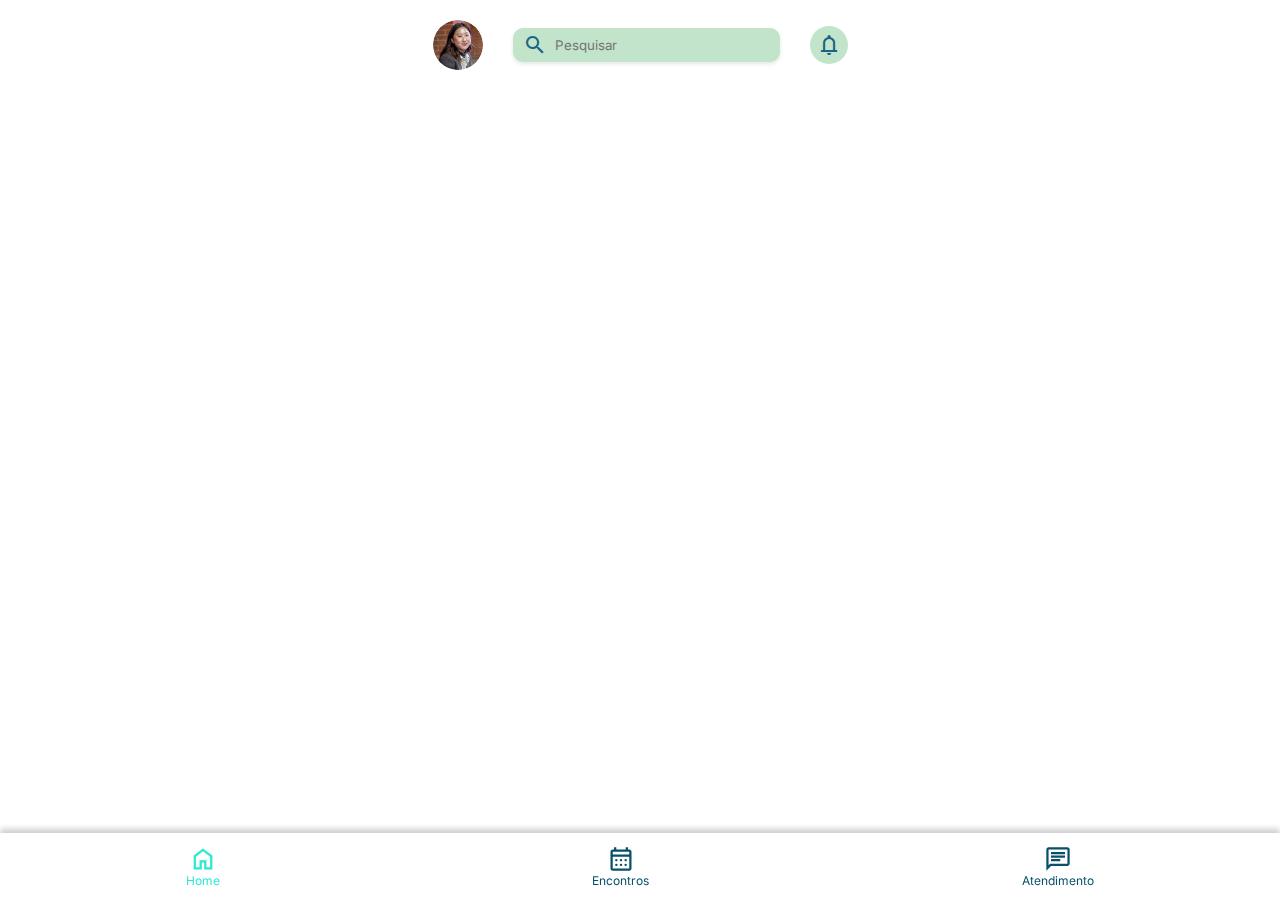
<file: index.html>
<!DOCTYPE html>
<html lang="pt-BR">
<head>
    <meta charset="UTF-8">
    <meta name="viewport" content="width=device-width, initial-scale=1.0">
    <title>psicaly</title>
    <link rel="stylesheet" href="style.css">
    <script src="script.js" defer></script>
</head>

<body>

    <header>
        <nav>
            <div class="profile">
                <img src="assets/profile.png" alt="Foto de perfil">
            </div>
    
            <div class="search">
                <div class="search-bar">
                    <span class="material-icons lupa">search</span>
                    <input type="text" placeholder="Pesquisar">
                </div>
            </div>
    
            <div class="notification">
                <span class="material-symbols-outlined">notifications</span>
            </div>
        </nav>
    </header>
    
    <tab>
        <div class="tab-item active">
            <span class="material-symbols-outlined">home</span>
            <span class="tab-label">Home</span>
        </div>
        <div class="tab-item">
            <span class="material-symbols-outlined">calendar_month</span>
            <span class="tab-label">Encontros</span>
        </div>
        <div class="tab-item">
            <span class="material-symbols-outlined">chat</span>
            <span class="tab-label">Atendimento</span>
        </div>
    </tab>


</body>
</file>
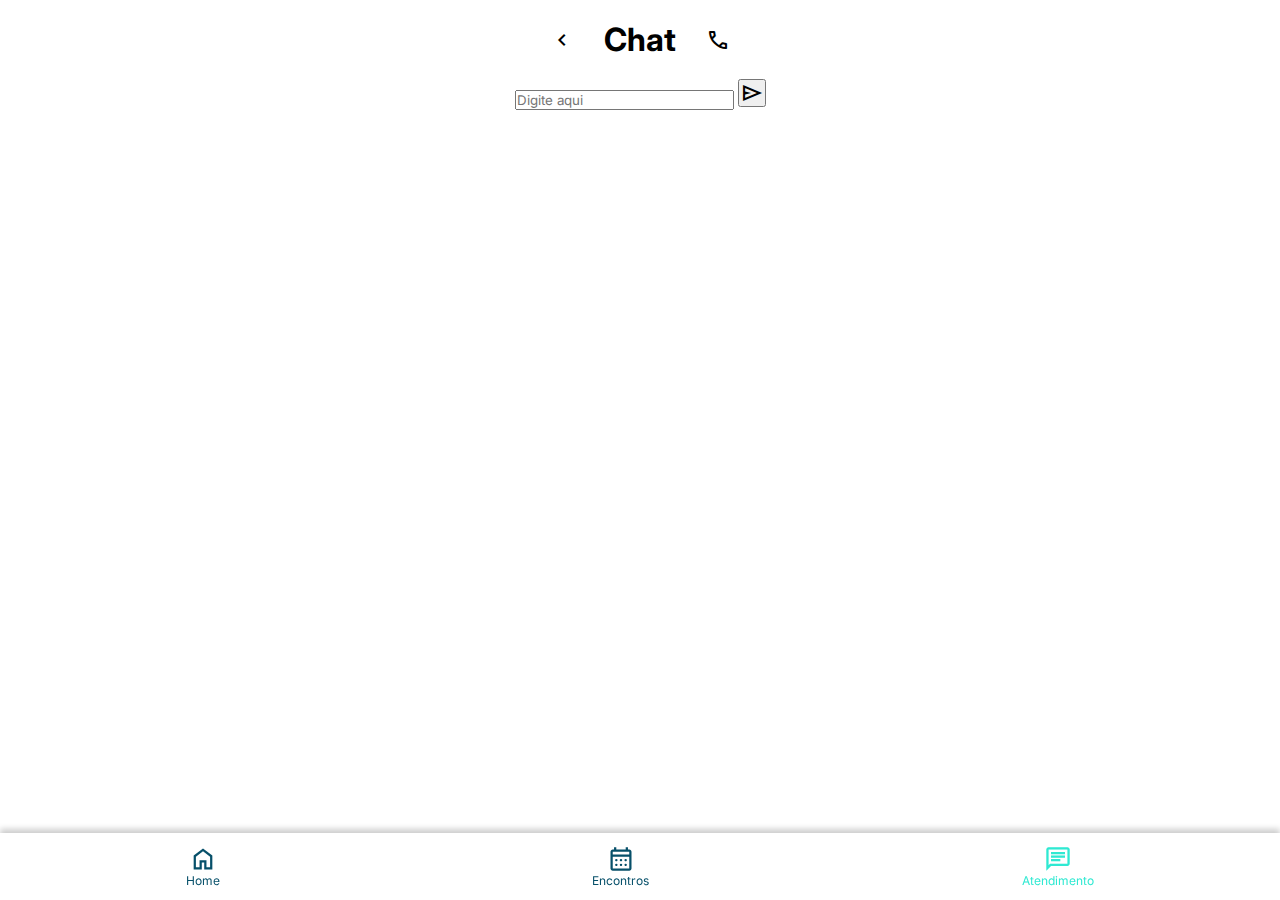
<file: chat.html>
<!DOCTYPE html>
<html lang="pt-BR">
<head>
    <meta charset="UTF-8">
    <meta name="viewport" content="width=device-width, initial-scale=1.0">
    <title>psicaly</title>
    <link rel="stylesheet" href="style.css">
    <script src="script.js" defer></script>
</head>

<body>
    <header>
        <nav id="gabriela-chat">
        <span class="material-symbols-outlined voltar-icone" onclick="window.location.href='conversas.html'">chevron_left</span>
        <h1 class="nav-titulo">Chat</h1>
        <span class="material-symbols-outlined telefone-icone">call</span>
        </nav>

        <!-- <nav id="maria-chat">
        <span class="material-symbols-outlined voltar-icone" onclick="window.location.href='conversas.html'">chevron_left</span>
        <h1 class="nav-titulo">Dra. Maria</h1>
        <span class="material-symbols-outlined telefone-icone">call</span>
        </nav>

        <nav id="marcos-chat">
        <span class="material-symbols-outlined voltar-icone" onclick="window.location.href='conversas.html'">chevron_left</span>
        <h1 class="nav-titulo">Dr. Marcos</h1>
        <span class="material-symbols-outlined telefone-icone">call</span> -->
        </nav>
    </header>

    <main>
        <section class="chat-container" id="chat-container">
        </section>

        <form id="chat-form" class="chat-input-container">
        <input type="text" id="chat-input" placeholder="Digite aqui" autocomplete="off" required />
        <button type="submit" class="material-symbols-outlined">send</button>
        </form>
    </main>


    <tab>
        <div class="tab-item" onclick="window.location.href='index.html'">
            <span class="material-symbols-outlined">home</span>
            <span class="tab-label">Home</span>
        </div>
        <div class="tab-item">
            <span class="material-symbols-outlined">calendar_month</span>
            <span class="tab-label">Encontros</span>
        </div>
        <div class="tab-item active" onclick="window.location.href='conversas.html'">
            <span class="material-symbols-outlined">chat</span>
            <span class="tab-label">Atendimento</span>
        </div>
    </tab>
</body>

</html>
</file>
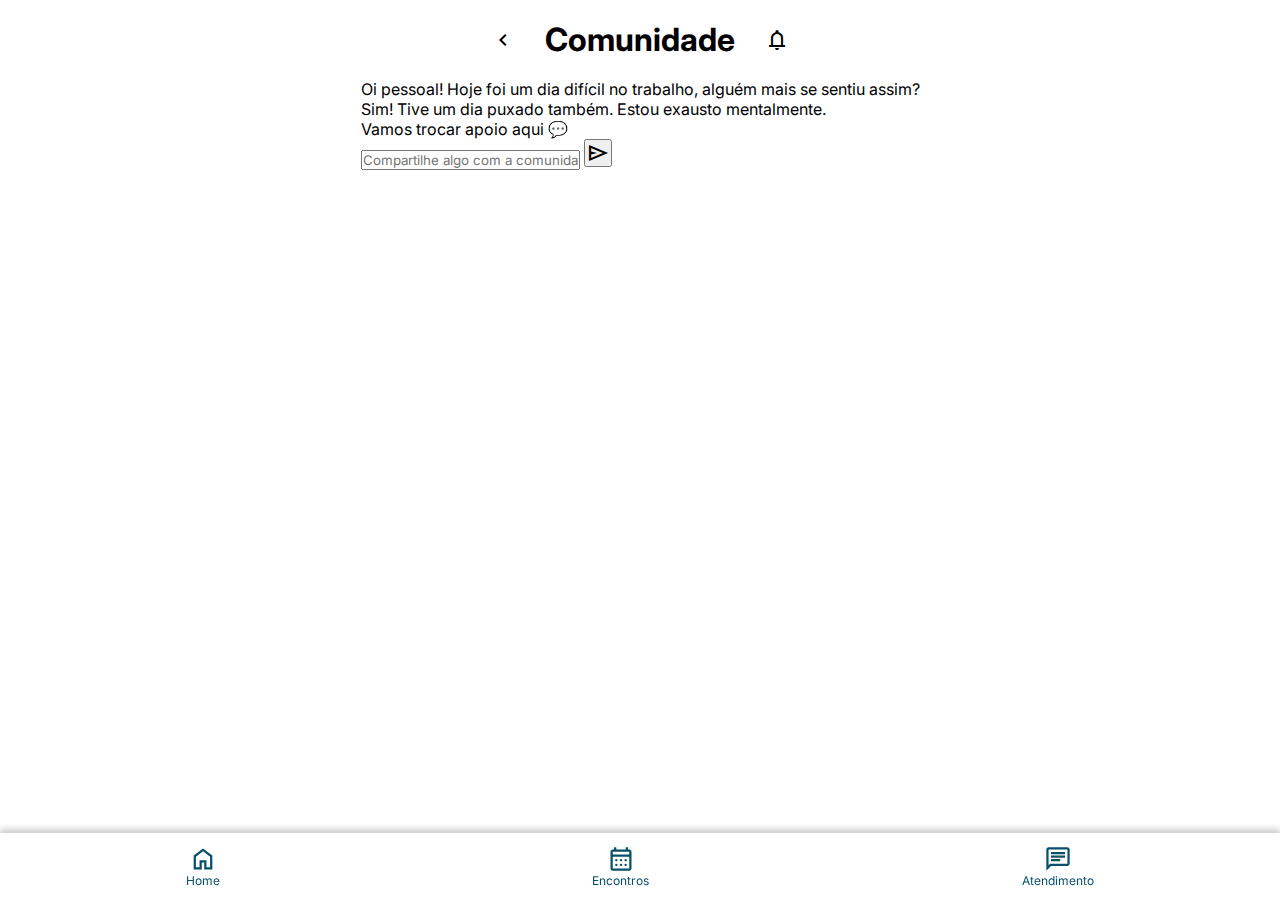
<file: comunidade.html>
<!DOCTYPE html>
<html lang="pt-BR">
<head>
    <meta charset="UTF-8">
    <meta name="viewport" content="width=device-width, initial-scale=1.0">
    <title>psicaly</title>
    <link rel="stylesheet" href="style.css">
    <script src="script.js" defer></script>
</head>

<body>
    <header>
        <nav>
        <span class="material-symbols-outlined voltar-icone" onclick="window.location.href='index.html'">chevron_left</span>
        <h1 class="nav-titulo">Comunidade</h1>
        <span class="material-symbols-outlined notification">notifications</span>
        </nav>
    </header>

  <main>
    <section id="comunidade-container" class="chat-container">
      <div class="mensagem mensagem-doutora">
        Oi pessoal! Hoje foi um dia difícil no trabalho, alguém mais se sentiu assim?
      </div>
      <div class="mensagem mensagem-usuario">
        Sim! Tive um dia puxado também. Estou exausto mentalmente.
      </div>
      <div class="mensagem mensagem-doutora">
        Vamos trocar apoio aqui 💬
      </div>
    </section>

    <form id="comunidade-form" class="chat-input-container">
      <input type="text" id="comunidade-input" placeholder="Compartilhe algo com a comunidade..."/>
      <button type="submit" class="material-symbols-outlined">send</button>
    </form>
  </main>


    <tab>
        <div class="tab-item" onclick="window.location.href='index.html'">
            <span class="material-symbols-outlined">home</span>
            <span class="tab-label">Home</span>
        </div>
        <div class="tab-item">
            <span class="material-symbols-outlined">calendar_month</span>
            <span class="tab-label">Encontros</span>
        </div>
        <div class="tab-item" onclick="window.location.href='conversas.html'">
            <span class="material-symbols-outlined">chat</span>
            <span class="tab-label">Atendimento</span>
        </div>
    </tab>
</body>

</html>
</file>
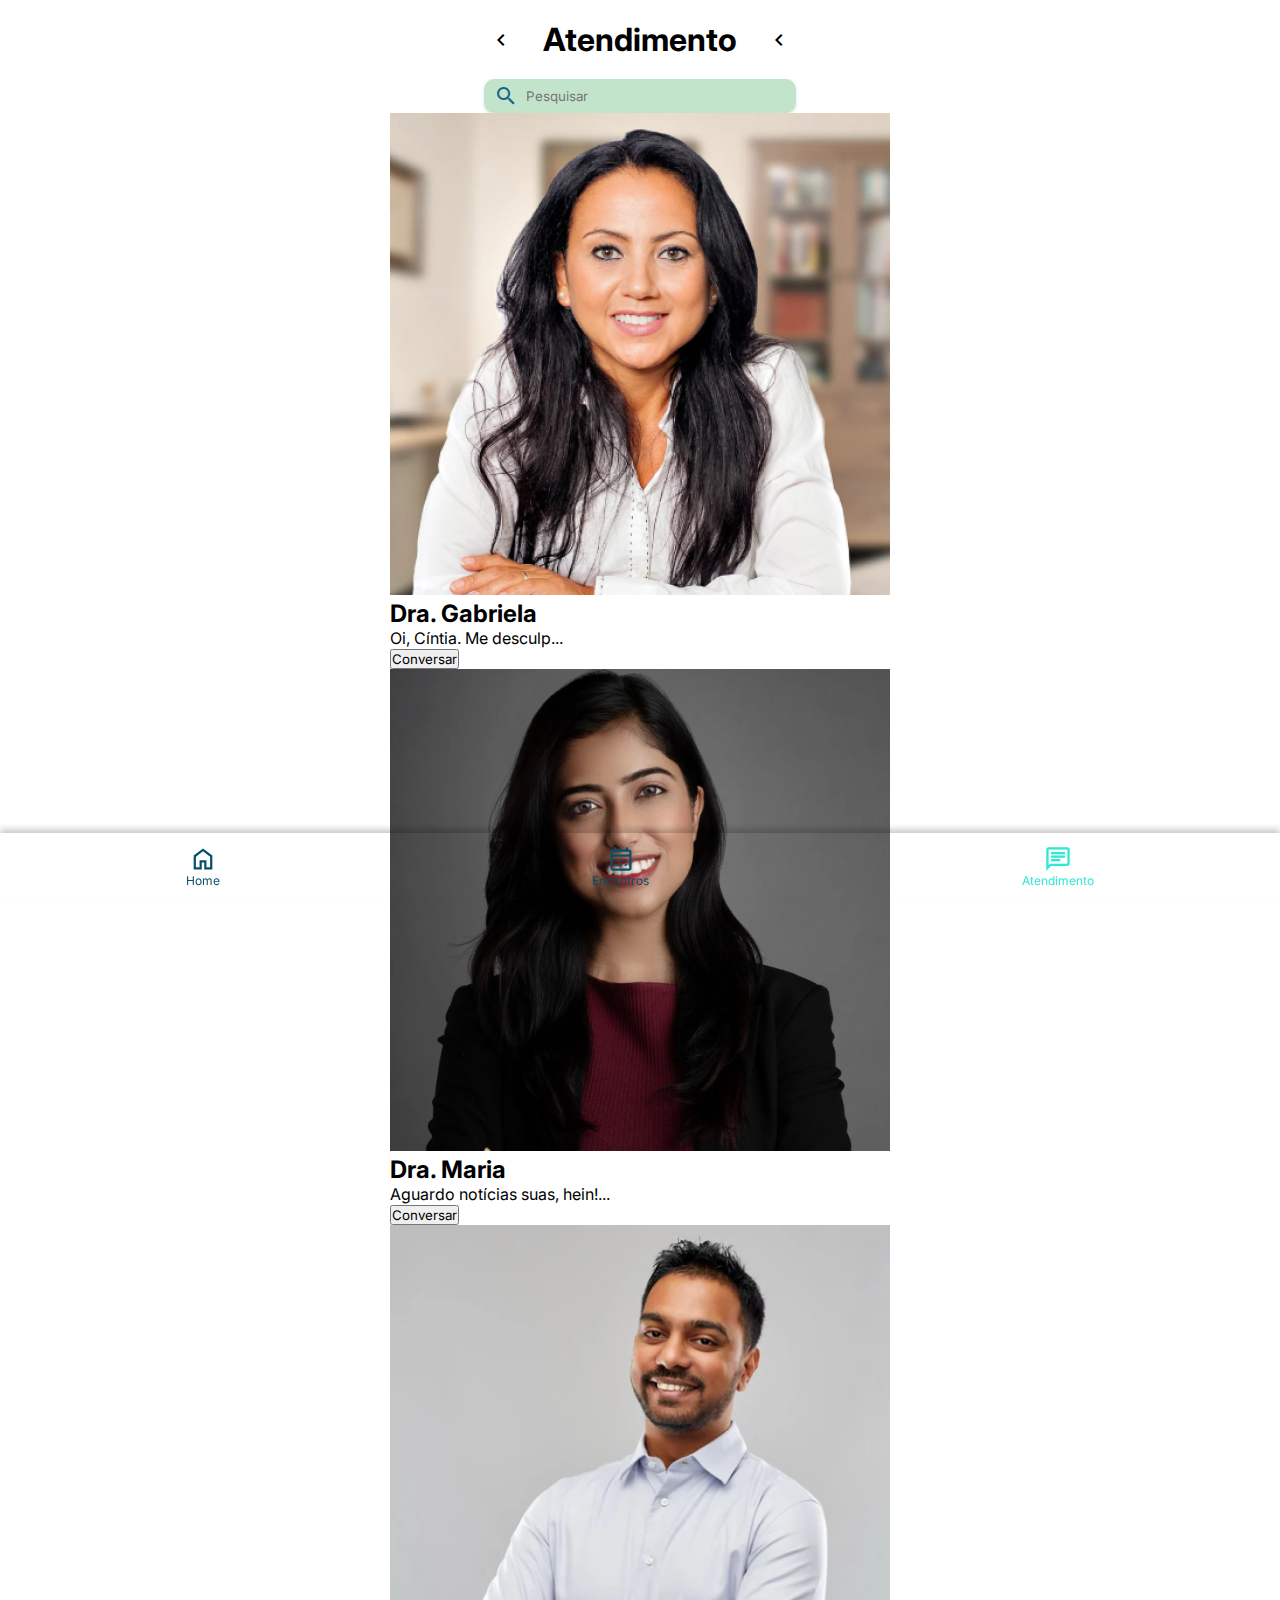
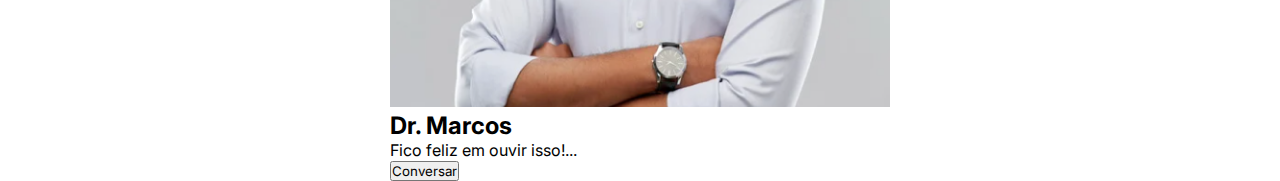
<file: conversas.html>
<!DOCTYPE html>
<html lang="pt-BR">
<head>
    <meta charset="UTF-8">
    <meta name="viewport" content="width=device-width, initial-scale=1.0">
    <title>psicaly</title>
    <link rel="stylesheet" href="style.css">
    <script src="script.js" defer></script>
</head>

<body>

    <header>
        <nav>
            <span class="material-symbols-outlined voltar-icone" onclick="window.location.href='index.html'">chevron_left</span>
            <h1 class="nav-titulo">Atendimento</h1>
            <span class="material-symbols-outlined voltar-icone invisivel">chevron_left</span>
        </nav>
    
        <div class="search">
            <div class="search-bar">
                <span class="material-icons lupa">search</span>
                <input type="text" placeholder="Pesquisar">
            </div>
        </div>
    </header>
    <main>
            <section id="professionals" class="section section-professionals">
                <div class="doctors-list">
                    <div onclick="window.location.href='infos.html?id=gabriela'" class="doctor-photo" style="background-image: url('assets/doctor1.png')"></div>
                    <div onclick="window.location.href='infos.html?id=pedro'" class="doctor-photo" style="background-image: url('assets/doctor2.png')"></div>
                    <div onclick="window.location.href='infos.html?id=marcos'" class="doctor-photo" style="background-image: url('assets/doctor3.png')"></div>
                    <div onclick="window.location.href='infos.html?id=maria'" class="doctor-photo" style="background-image: url('assets/doctor4.png')"></div>
                    <div onclick="window.location.href='infos.html?id=paula'" class="doctor-photo" style="background-image: url('assets/doctor5.png')"></div>
                </div>
            </section>

        <section id="doctors" class="section section-doctors">
            <div class="card-doctors">
                <img src="assets/doctor1.png" class="foto">

                <div class="conteudo">
                    <h2 class="nome">Dra. Gabriela</h2>
                     <p class="descricao">Oi, Cíntia. Me desculp...</p>
                    <button class="botao" onclick="window.location.href='chat.html?doutor=gabriela'">Conversar</button>
                </div>
            </div>

            <div class="card-doctors">
                <img src="assets/doctor4.png" class="foto">

                <div class="conteudo">
                    <h2 class="nome">Dra. Maria</h2>
                    <p class="descricao">Aguardo notícias suas, hein!...</p>
                    <button class="botao" onclick="window.location.href='chat.html?doutor=gabriela'">Conversar</button>
                </div>
            </div>

            <div class="card-doctors">
                <img src="assets/doctor3.png" class="foto">

                <div class="conteudo">
                    <h2 class="nome">Dr. Marcos</h2>
                    <p class="descricao">Fico feliz em ouvir isso!...</p>
                    <button class="botao" onclick="window.location.href='chat.html?doutor=gabriela'">Conversar</button>
                </div>
            </div>
        </section>
    </main>

    <tab>
        <div class="tab-item" onclick="window.location.href='index.html'">
            <span class="material-symbols-outlined">home</span>
            <span class="tab-label">Home</span>
        </div>
        <div class="tab-item">
            <span class="material-symbols-outlined">calendar_month</span>
            <span class="tab-label">Encontros</span>
        </div>
        <div class="tab-item active" onclick="window.location.href='conversas.html'">
            <span class="material-symbols-outlined">chat</span>
            <span class="tab-label">Atendimento</span>
        </div>
    </tab>

</body>

</html>
</file>
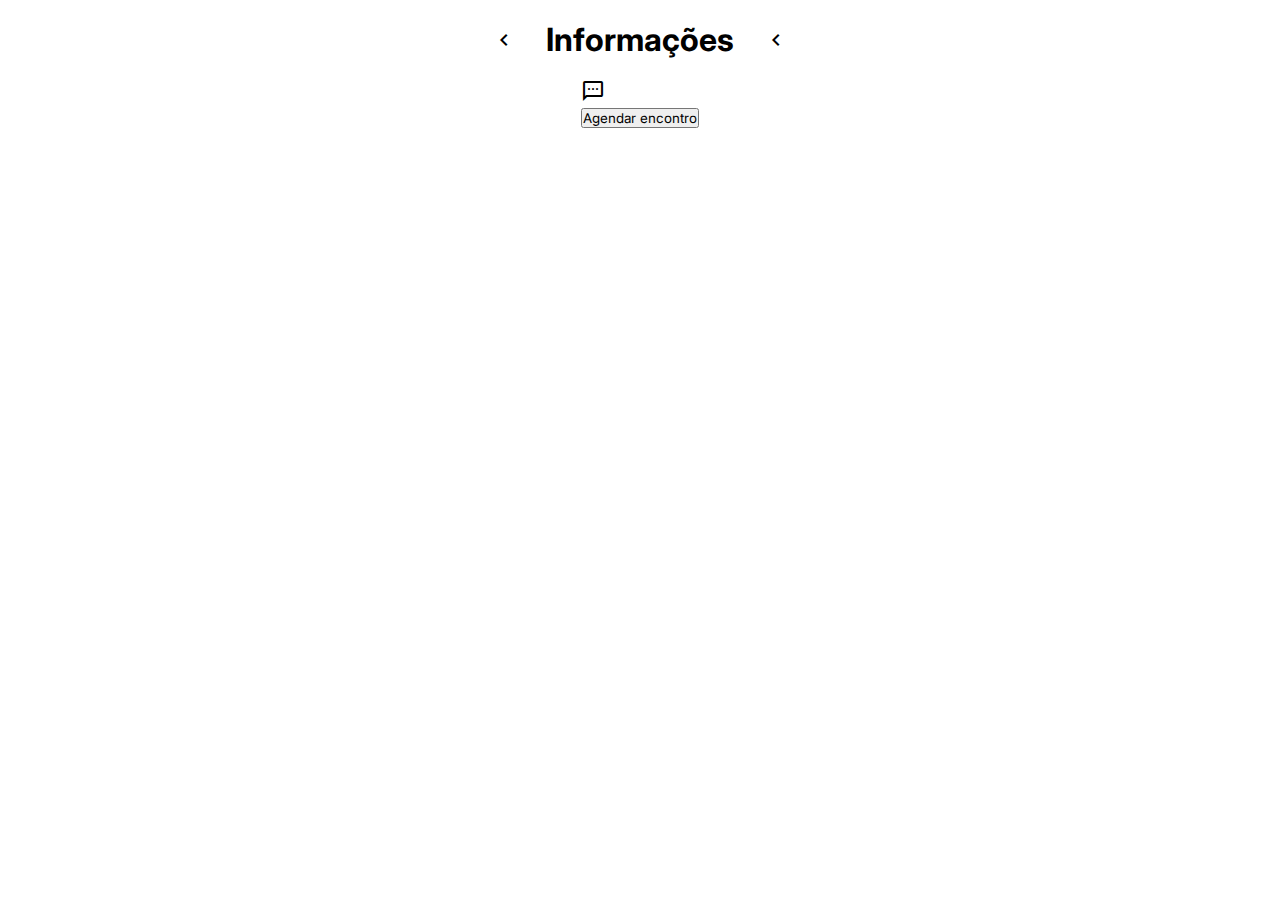
<file: infos.html>
<!DOCTYPE html>
<html lang="pt-BR">
<head>
    <meta charset="UTF-8">
    <meta name="viewport" content="width=device-width, initial-scale=1.0">
    <title>psicaly</title>
    <link rel="stylesheet" href="style.css">
    <script src="script.js" defer></script>
</head>

<body>
    <header>
        <nav>
            <span class="material-symbols-outlined voltar-icone">chevron_left</span>
            <h1 class="nav-titulo">Informações</h1>
            <span class="material-symbols-outlined voltar-icone invisivel">chevron_left</span>
        </nav>
    </header>
    <main>
        <section id="gabriela-infos" class="section section-informacoes" style="display: none;">
            <img src="assets/doctor1.png" class="foto">
            <h1 class="infos-titulo">Dr. Gabriela</h1>
            <p>
                Gabriela Cavalcanti é psicóloga com 8 anos de experiência clínica e uma grande paixão por promover o bem-estar mental. Seu trabalho é guiado pela empatia, escuta ativa e pelo compromisso de proporcionar suporte emocional significativo para seus pacientes.
            </p>
            <p>
                Durante a pandemia da COVID-19, Gabriela atendeu dois profissionais da saúde em profundo sofrimento, o que despertou nela um olhar mais sensível para a realidade desses trabalhadores. Percebeu então o quanto a saúde mental era negligenciada nos ambientes hospitalares e muitas vezes tratada como tabu.
            </p>
            <p>
                A partir dessa vivência, passou a se dedicar ao estudo de novas abordagens terapêuticas voltadas especificamente para médicos, enfermeiros e técnicos de enfermagem. Seu objetivo é claro: oferecer apoio psicológico acessível, acolhedor e eficaz para quem cuida da saúde dos outros, mas muitas vezes esquece de cuidar de si.
            </p>
        </section>
        
        <section id="pedro-infos" class="section section-informacoes" style="display: none;">
            <img src="assets/doctor2.png" class="foto">
            <h1 class="infos-titulo">Dr. Pedro</h1>
                <p>
                    Dr. Pedro é psicanalista dedicado ao cuidado emocional profundo, com foco no autoconhecimento e no crescimento pessoal por meio da exploração do inconsciente. Sua abordagem busca entender as raízes dos conflitos internos, ajudando o paciente a ressignificar vivências passadas.
                </p>
                <p>
                    Com uma escuta atenta, empática e acolhedora, ele proporciona um ambiente seguro onde sentimentos reprimidos, traumas e bloqueios emocionais podem ser trabalhados com sensibilidade e respeito. Seu olhar clínico refinado e sua postura ética tornam a experiência terapêutica mais profunda e transformadora.
                </p>
                <p>
                    Sua prática é centrada na criação de vínculos terapêuticos sólidos, baseados na confiança e no acolhimento, favorecendo a construção de uma narrativa pessoal mais consciente e integrada. Dr. Pedro acredita no poder da escuta para promover autonomia emocional, equilíbrio mental e desenvolvimento da identidade.
                </p>
        </section>

        <section id="marcos-infos" class="section section-informacoes" style="display: none;">
            <img src="assets/doctor3.png" class="foto">
            <h1 class="infos-titulo">Dr. Marcos</h1>
                <p>
                    Psicólogo com formação sólida em Terapia Cognitivo-Comportamental (TCC), Dr. Marcos é especialista em ajudar seus pacientes a superar padrões mentais negativos e desenvolver habilidades para lidar com os desafios do cotidiano. Sua atuação é fundamentada em estratégias práticas e cientificamente embasadas.
                </p>
                <p>
                    Ao lado de cada paciente, ele constrói caminhos de mudança através do autoconhecimento e da reestruturação de pensamentos disfuncionais, promovendo um impacto positivo nas emoções, comportamentos e relacionamentos. Seu estilo de atendimento é direto, colaborativo e voltado para objetivos reais e alcançáveis.
                </p>
                <p>
                    Dr. Marcos acredita na força do processo terapêutico como instrumento de transformação pessoal. Ele se dedica a oferecer um atendimento acessível e humanizado, com foco na autonomia emocional, no enfrentamento de transtornos como ansiedade e depressão, e na conquista de uma vida mais leve, equilibrada e significativa.
                </p>
        </section>

        <section id="maria-infos" class="section section-informacoes" style="display: none;">
            <img src="assets/doctor4.png" class="foto">
            <h1 class="infos-titulo">Dra. Maria</h1>
                <p>
                    Dra. Maria é psicóloga com abordagem Gestalt, voltada para o desenvolvimento da consciência e da autenticidade. Sua atuação destaca-se pela valorização do momento presente e da relação terapêutica como espaço de transformação e autodescoberta.
                </p>
                <p>
                    Em seus atendimentos, ela convida o paciente a entrar em contato com suas emoções, percepções e comportamentos de forma consciente, favorecendo a integração entre corpo, mente e ação. Seu trabalho é especialmente indicado para quem busca compreender padrões emocionais repetitivos e desenvolver relações mais saudáveis consigo e com os outros.
                </p>
                <p>
                    Com uma escuta ativa, sensível e livre de julgamentos, Dra. Maria constrói um ambiente seguro para que o paciente possa se expressar com liberdade, fortalecer sua identidade e desenvolver recursos internos para lidar com os desafios da vida de forma mais espontânea e genuína.
                </p>
        </section>

        <section id="paula-infos" class="section section-informacoes" style="display: none;">
            <img src="assets/doctor5.png" class="foto">
            <h1 class="infos-titulo">Dra. Paula</h1>
            <p>
                Psicóloga clínica com ampla experiência, Dra. Paula é reconhecida por sua escuta acolhedora, empatia e dedicação em promover bem-estar emocional. Seu trabalho se destaca pela humanização do cuidado, oferecendo suporte a pessoas em momentos de vulnerabilidade e transição.
            </p>
            <p>
                Ela acredita que cada ser humano carrega uma história única e, por isso, busca compreender profundamente a individualidade de seus pacientes, respeitando seus limites e ritmo. Seu atendimento é pautado na ética, na escuta atenta e na construção de vínculos terapêuticos genuínos.
            </p>
            <p>
                Com uma abordagem centrada na pessoa e no fortalecimento da autoestima, Dra. Paula auxilia seus pacientes a enfrentarem situações como ansiedade, luto, depressão e conflitos relacionais. Sua missão é contribuir para o florescimento de uma vida mais equilibrada, com mais sentido, saúde mental e qualidade nas relações.
            </p>
        </section>

    </main>

    <footer class="footer-agendar">
    <div class="agendar-wrapper">
        <div class="icone-msg">
            <span onclick="window.location.href='conversas.html'" class="material-symbols-outlined">sms</span>
        </div>
            <button class="btn-agendar">Agendar encontro</button>
        </div>
    </footer>


</body>

</html>
</file>
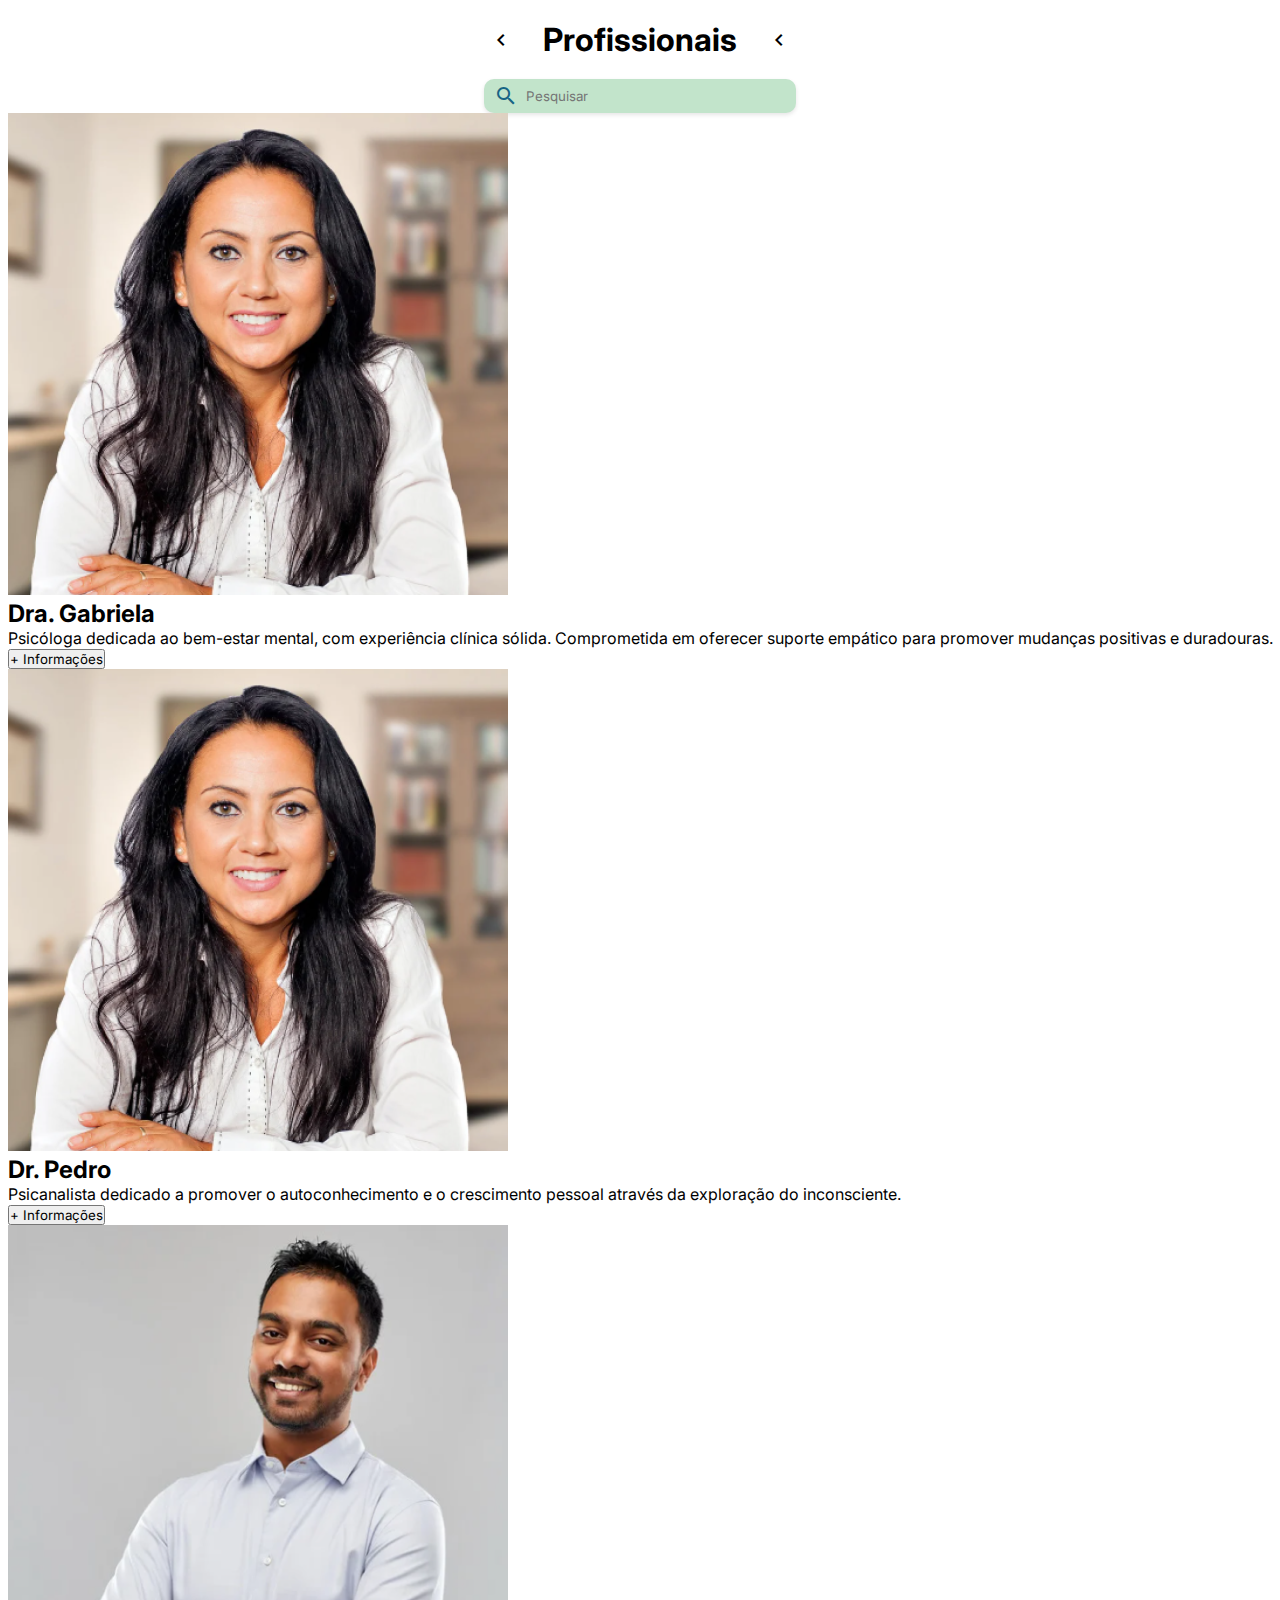
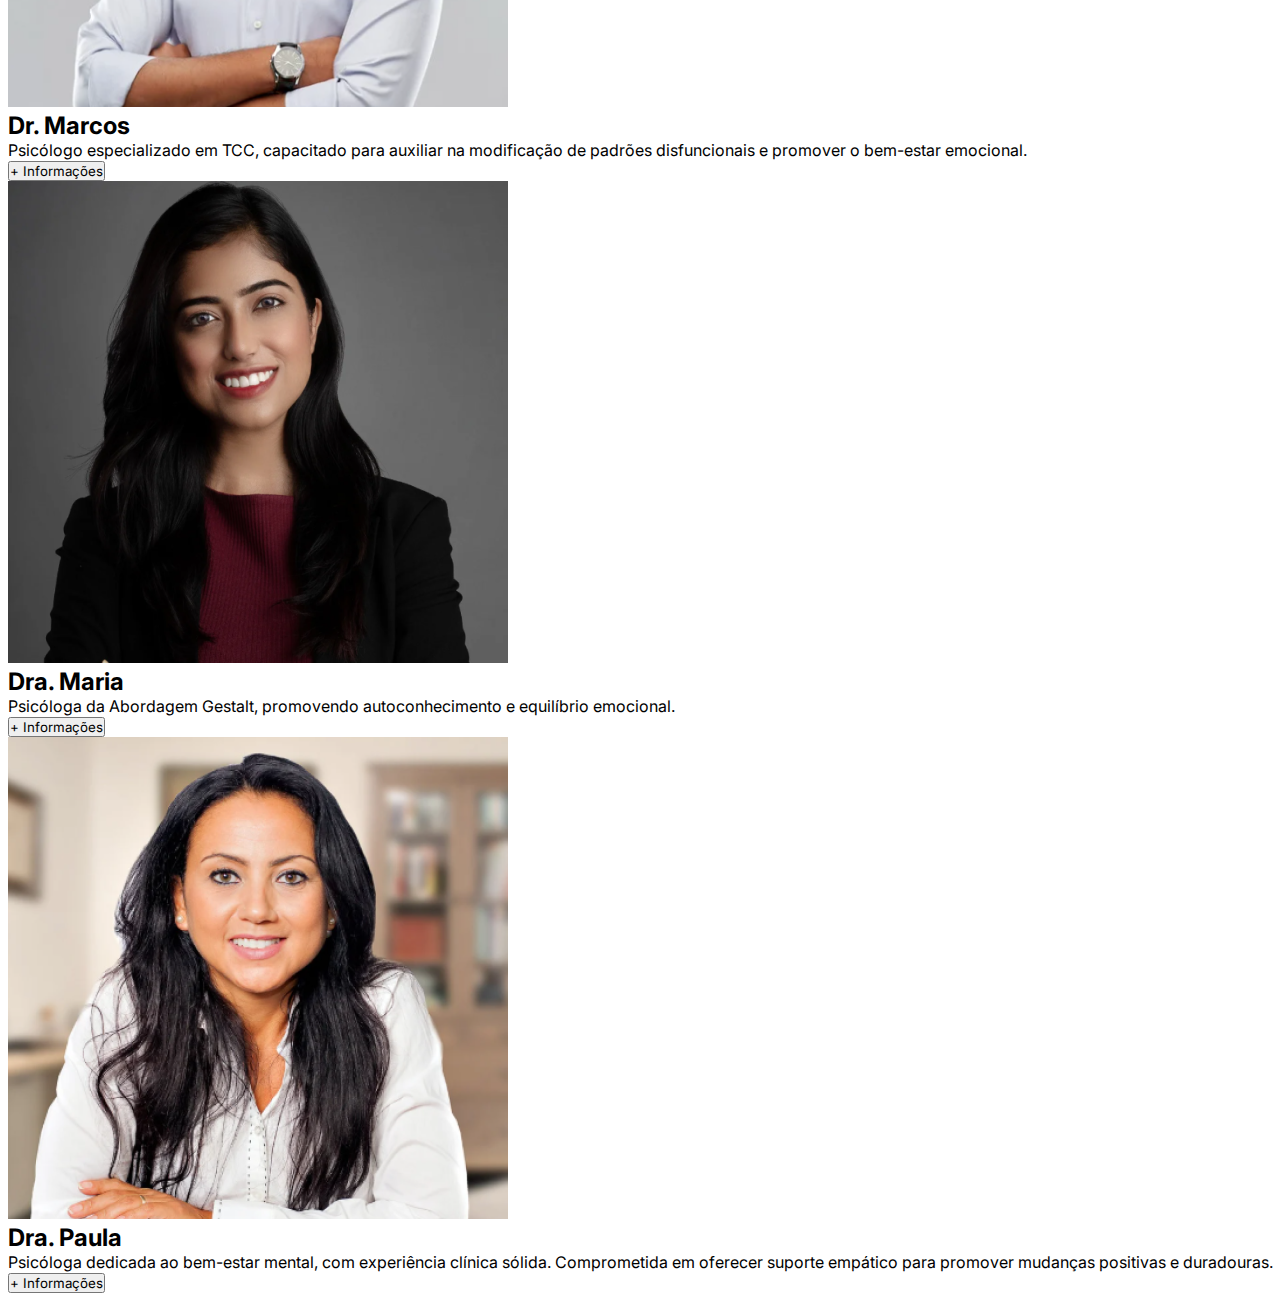
<file: profissionais.html>
<!DOCTYPE html>
<html lang="pt-BR">
<head>
    <meta charset="UTF-8">
    <meta name="viewport" content="width=device-width, initial-scale=1.0">
    <title>psicaly</title>
    <link rel="stylesheet" href="style.css">
    <script src="script.js" defer></script>
</head>

<body>

    <header>
        <nav>
            <span class="material-symbols-outlined voltar-icone">chevron_left</span>
            <h1 class="nav-titulo">Profissionais</h1>
            <span class="material-symbols-outlined voltar-icone invisivel">chevron_left</span>
        </nav>
    
        <div class="search">
            <div class="search-bar">
                <span class="material-icons lupa">search</span>
                <input type="text" placeholder="Pesquisar">
            </div>
        </div>
    </header>

    <section id="doctors" class="section section-doctors">
        <div class="card-doctors">
            <img src="assets/doctor1.png" class="foto">

            <div class="conteudo">
                <h2 class="nome">Dra. Gabriela</h2>
                <p class="descricao">
                Psicóloga dedicada ao bem-estar mental, com experiência clínica sólida. Comprometida em oferecer suporte empático para promover mudanças positivas e duradouras.
                </p>
                <button class="botao">+ Informações</button>
            </div>
        </div>

        <div class="card-doctors">
            <img src="assets/doctor2.png" class="foto">

            <div class="conteudo">
                <h2 class="nome">Dr. Pedro</h2>
                <p class="descricao">
                Psicanalista dedicado a promover o autoconhecimento e o crescimento pessoal através da exploração do inconsciente.
                </p>
                <button class="botao">+ Informações</button>
            </div>
        </div>

        <div class="card-doctors">
            <img src="assets/doctor3.png" class="foto">

            <div class="conteudo">
                <h2 class="nome">Dr. Marcos</h2>
                <p class="descricao">
                Psicólogo especializado em TCC, capacitado para auxiliar na modificação de padrões disfuncionais e promover o bem-estar emocional.
                </p>
                <button class="botao">+ Informações</button>
            </div>
        </div>

        <div class="card-doctors">
            <img src="assets/doctor4.png" class="foto">

            <div class="conteudo">
                <h2 class="nome">Dra. Maria</h2>
                <p class="descricao">
                Psicóloga da Abordagem Gestalt, promovendo autoconhecimento e equilíbrio emocional.
                </p>
                <button class="botao">+ Informações</button>
            </div>
        </div>

        <div class="card-doctors">
            <img src="assets/doctor5.png" class="foto">

            <div class="conteudo">
                <h2 class="nome">Dra. Paula</h2>
                <p class="descricao">
                Psicóloga dedicada ao bem-estar mental, com experiência clínica sólida. Comprometida em oferecer suporte empático para promover mudanças positivas e duradouras.
                </p>
                <button class="botao">+ Informações</button>
            </div>
        </div>
    </section>

    <main>
 
    </main>

</body>

</html>
</file>
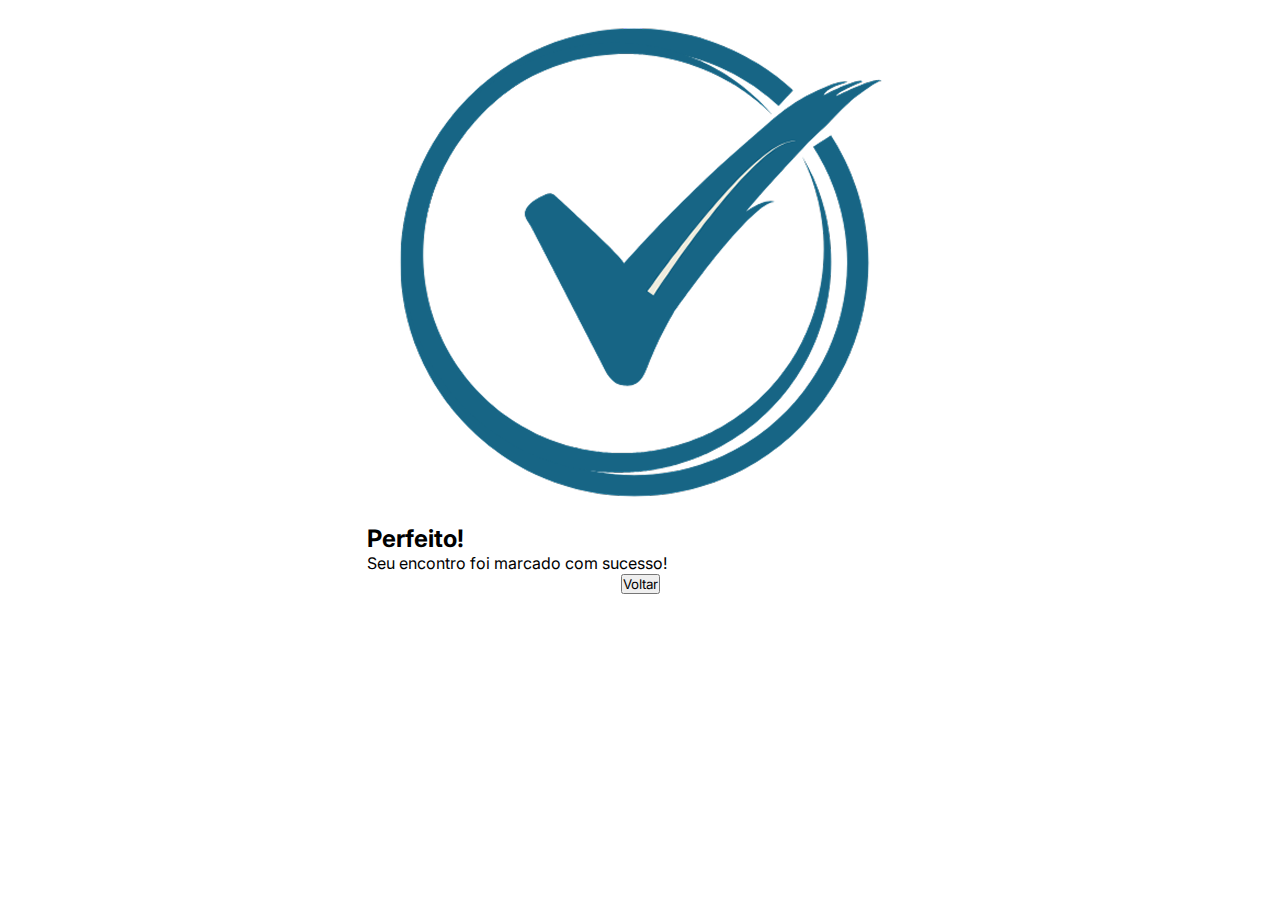
<file: sucesso.html>
<!DOCTYPE html>
<html lang="pt-BR">
<head>
    <meta charset="UTF-8">
    <meta name="viewport" content="width=device-width, initial-scale=1.0">
    <title>psicaly</title>
    <link rel="stylesheet" href="style.css">
    <script src="script.js" defer></script>
</head>

<body #body-check>
    <main>
        <section class="check">
            <img src="assets/check.png">
        </section>

        <section class="sucesso">
            <h2>Perfeito!</h2>
            <p>Seu encontro foi marcado com sucesso!</p>
        </section>
    </main>
    
    <footer class="footer-agendar">
    <div class="agendar-wrapper">
      <button class="btn-agendar">Voltar</button>
    </div>
  </footer>

</body>

</html>
</file>
<file: style.css>
@import url('https://fonts.googleapis.com/css2?family=Inter:wght@400;500;700&display=swap');
@import url('https://fonts.googleapis.com/icon?family=Material+Icons');
@import url('https://fonts.googleapis.com/css2?family=Material+Symbols+Outlined:opsz,wght,FILL,GRAD@48,500,1,0');

* {
    margin: 0;
    padding: 0;
    box-sizing: border-box;
    font-family: 'Inter', sans-serif;
}

body {
    background-color: #FFFFFF;
    display: flex;
    flex-direction: column;
    align-items: center;
}

nav {
    display: flex;
    justify-content: space-between;
    align-items: center;
    padding: 20px 5px;
    width: 100%;
    max-width: 1000px;
    gap: 30px;
}

.profile {
    display: flex;
    align-items: center;
}

.profile img {
    width: 50px;
    height: 50px;
    border-radius: 50%;
}

.search {
    flex: 1;
    display: flex;
    justify-content: center;
}


.search-bar {
    display: flex;
    align-items: center;
    background-color: #C2E4CB;
    padding: 5px 10px;
    border-radius: 10px;
    box-shadow: 0 2px 4px rgba(0, 0, 0, 0.1);
    max-width: 400px;
    width: 100%;
}

.lupa {
    color: #176585;
    font-size: 24px;
    margin-right: 8px;
}

.search-bar input {
    background-color: transparent;
    border: none;
    outline: none;
    width: 100%;
}

.notification .material-symbols-outlined {
    color: #176585;
    background-color: #C2E4CB;
    border-radius: 50%;
    padding: 7px;
    display: inline-flex;
    align-items: center;
    justify-content: center;
}

tab {
    position: fixed;
    bottom: 0;
    width: 100%;
    display: flex;
    justify-content: space-around;
    padding: 12px 0;
    box-shadow: 0 -4px 6px rgba(0,0,0,0.2);
  }
  
  .tab-item {
    display: flex;
    flex-direction: column;
    align-items: center;
    color: #07506A;
    font-size: 12px;
  }
  
  .tab-item .material-symbols-outlined {
    font-size: 28px;
  }
  
  .tab-item.active {
    color: #2FE9D2;
  }
</file>
